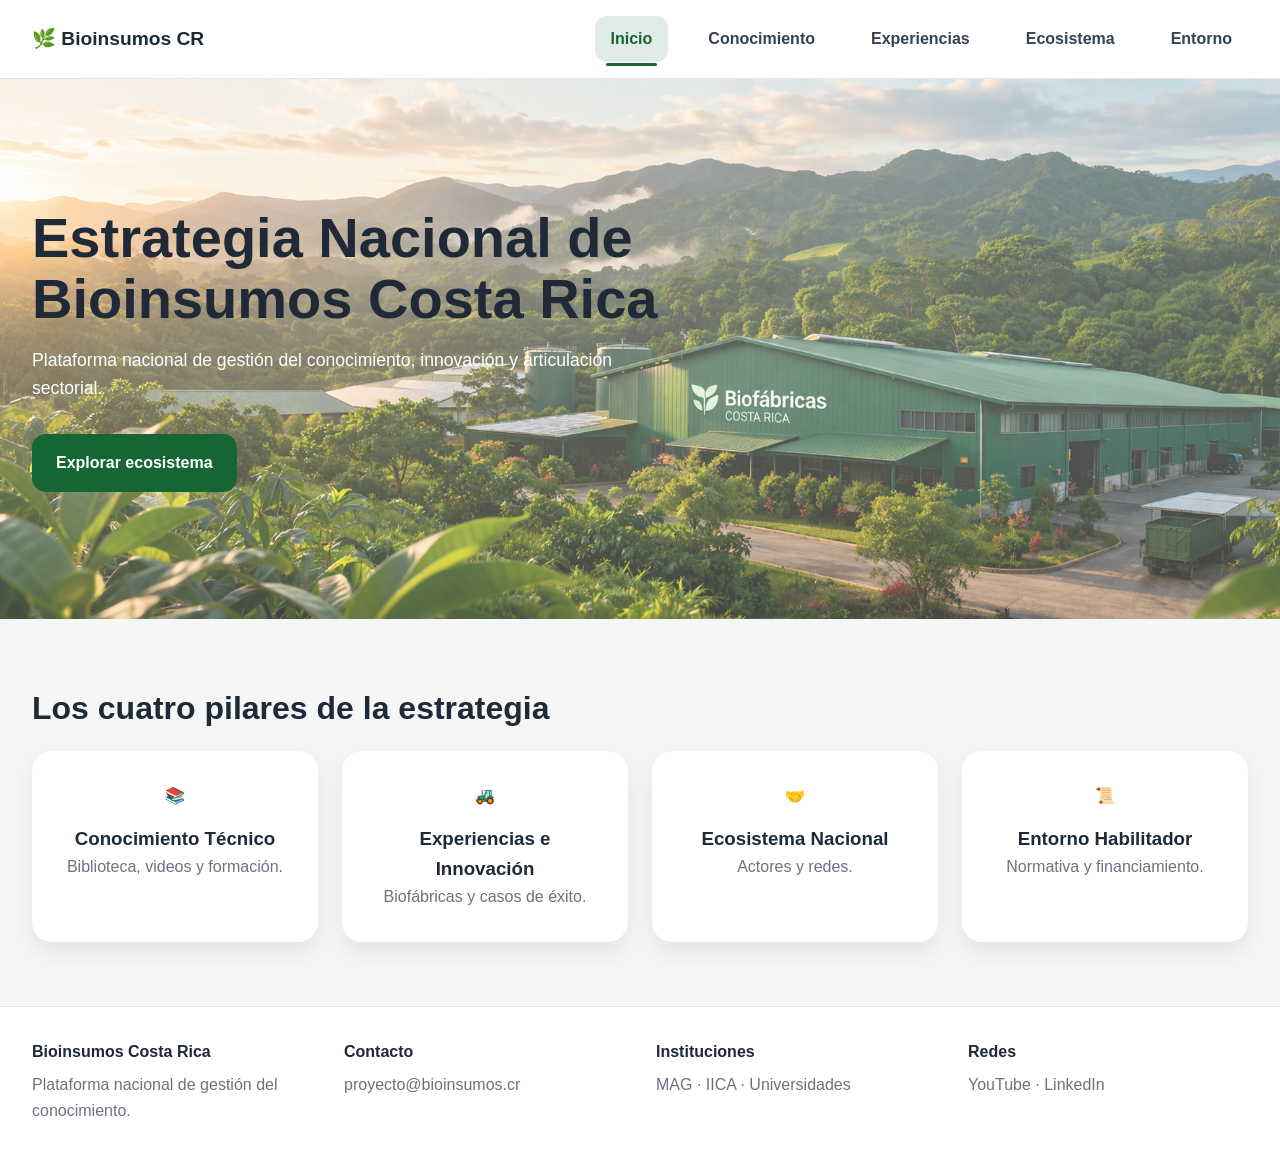
<file: index.html>
<!DOCTYPE html>
<html lang="es">
<head>
<meta charset="UTF-8">
<meta name="viewport" content="width=device-width, initial-scale=1">

<title>Bioinsumos Costa Rica</title>

<link rel="stylesheet" href="css/main.css">
<link rel="stylesheet" href="css/header-footer.css">
<link rel="stylesheet" href="css/home.css">
<script src="js/data.js"></script>
</head>

<body>

<header class="topbar">

  <div class="logo">
    🌿 Bioinsumos CR
  </div>

  <nav class="main-nav">
    <a href="index.html" class="active">Inicio</a>
    <a href="conocimiento.html">Conocimiento</a>
    <a href="experiencias.html">Experiencias</a>
    <a href="ecosistema.html">Ecosistema</a>
    <a href="entorno.html">Entorno</a>
  </nav>

</header>

<main class="page-content">

<section class="hero hero-home">

<div class="hero-overlay">

<div class="hero-content">

<h1>
Estrategia Nacional de Bioinsumos
Costa Rica
</h1>

<p>
Plataforma nacional de gestión del conocimiento,
innovación y articulación sectorial.
</p>

<a href="ecosistema.html" class="primary-btn">
Explorar ecosistema
</a>

</div>

<div id="heroStats" class="hero-stats"></div>

</div>

</section>

<section class="pillar-preview">

<h2>Los cuatro pilares de la estrategia</h2>

<div class="pillar-grid">

<a href="conocimiento.html" class="pillar-card">
📚
<h3>Conocimiento Técnico</h3>
<p>Biblioteca, videos y formación.</p>
</a>

<a href="experiencias.html" class="pillar-card">
🚜
<h3>Experiencias e Innovación</h3>
<p>Biofábricas y casos de éxito.</p>
</a>

<a href="ecosistema.html" class="pillar-card">
🤝
<h3>Ecosistema Nacional</h3>
<p>Actores y redes.</p>
</a>

<a href="entorno.html" class="pillar-card">
📜
<h3>Entorno Habilitador</h3>
<p>Normativa y financiamiento.</p>
</a>

</div>

</section>

</main>

<footer class="site-footer">

<div>
<h4>Bioinsumos Costa Rica</h4>
<p>Plataforma nacional de gestión del conocimiento.</p>
</div>

<div>
<h4>Contacto</h4>
<p>proyecto@bioinsumos.cr</p>
</div>

<div>
<h4>Instituciones</h4>
<p>MAG · IICA · Universidades</p>
</div>

<div>
<h4>Redes</h4>
<p>YouTube · LinkedIn</p>
</div>

</footer>


</body>
</html>
</file>
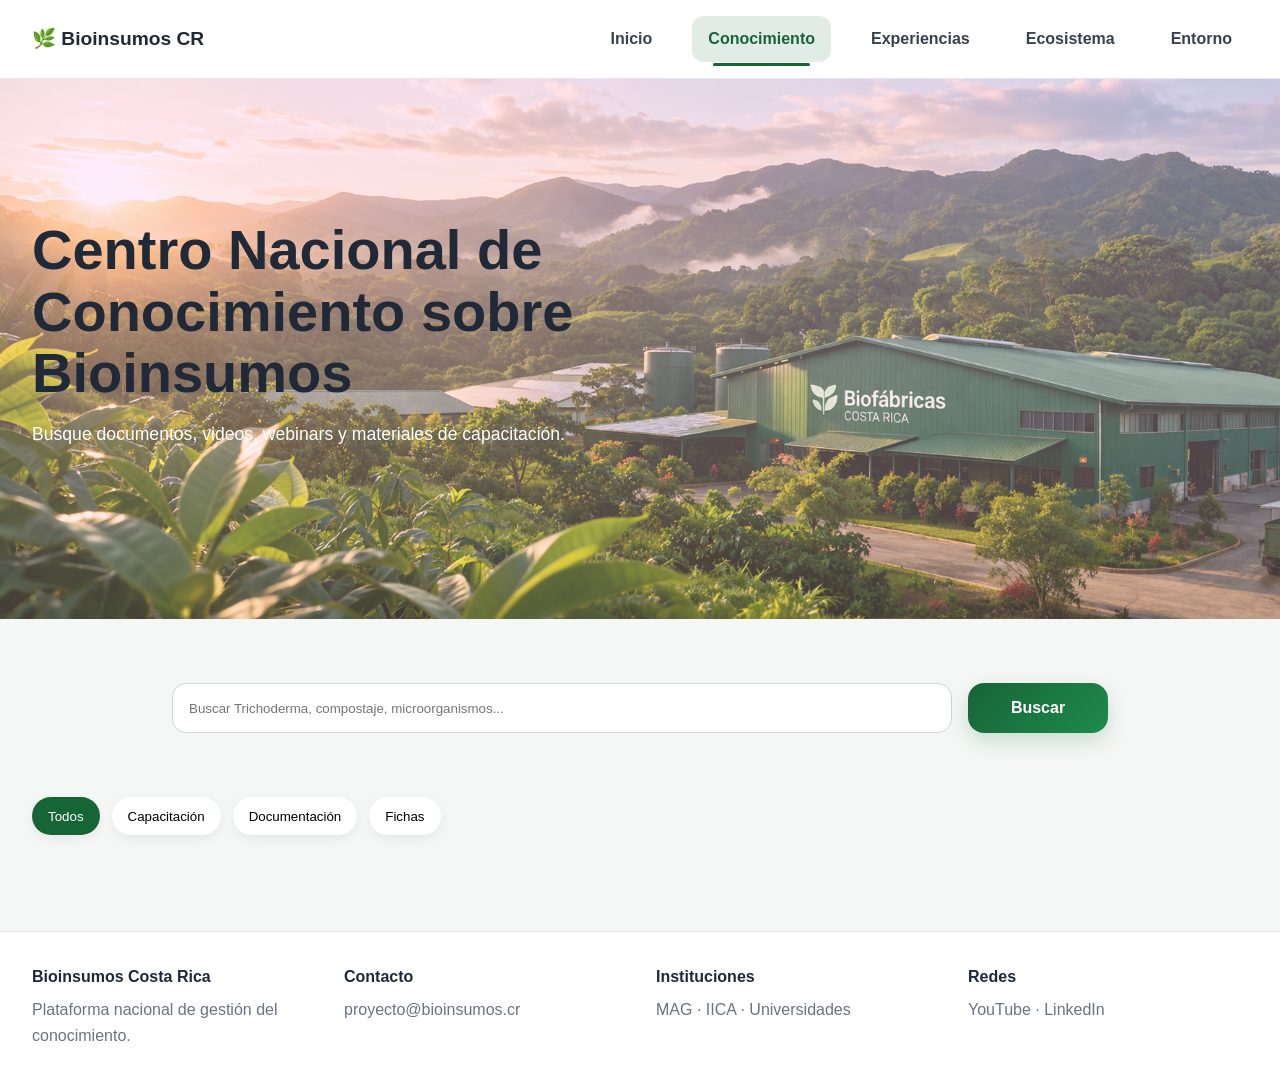
<file: conocimiento.html>
<!DOCTYPE html>
<html lang="es">
<head>
<meta charset="UTF-8">
<meta name="viewport" content="width=device-width, initial-scale=1">

<title>Bioinsumos Costa Rica</title>

<link rel="stylesheet" href="css/main.css">
<link rel="stylesheet" href="css/header-footer.css">
<link rel="stylesheet" href="css/home.css">
<link rel="stylesheet" href="css/conocimiento.css">

</head>

<body>

<header class="topbar">

  <div class="logo">
    🌿 Bioinsumos CR
  </div>

  <nav class="main-nav">
    <a href="index.html" >Inicio</a>
    <a href="conocimiento.html" class="active">Conocimiento</a>
    <a href="experiencias.html">Experiencias</a>
    <a href="ecosistema.html">Ecosistema</a>
    <a href="entorno.html">Entorno</a>
  </nav>

</header>

<main class="page-content">

    <section class="hero hero-conocimiento">

        <div class="hero-content">
        
        <h1>
        Centro Nacional de Conocimiento
        sobre Bioinsumos
        </h1>
        
        <p>
        Busque documentos, videos,
        webinars y materiales de capacitación.
        </p>
        
        </div>
        
        </section>
        
        <section class="global-search">
        
        <input
        id="resourceSearch"
        placeholder="Buscar Trichoderma, compostaje, microorganismos..."
        >
        
        <button id="resourceSearchBtn">
            Buscar
        </button>
        
        </section>
        
        <section>
        
           
            
            <div class="resource-tabs">
            
                <button
                    class="tab active"
                    data-cat="Todos">
                    Todos
                </button>
            
                <button
                    class="tab"
                    data-cat="Capacitación">
                    Capacitación
                </button>
            
                <button
                    class="tab"
                    data-cat="Documentación">
                    Documentación
                </button>
            
                <button
                    class="tab"
                    data-cat="Fichas">
                    Fichas
                </button>
            
            </div>
            
            <p id="resourceCount"></p>
            
            <div id="recursosGrid"></div>
            
            <div id="resourceModal" class="resource-modal hidden">

                <div class="modal-box">
            
                    <div class="modal-header">
            
                        <div class="modal-actions">
            
                            <button id="fullscreenBtn">⛶</button>
            
                            <button id="closeModal">✕</button>
            
                        </div>
            
                    </div>
            
                    <div id="modalContent"></div>
            
                </div>
            
            </div>
        
        </section>
</main>

<footer class="site-footer">

<div>
<h4>Bioinsumos Costa Rica</h4>
<p>Plataforma nacional de gestión del conocimiento.</p>
</div>

<div>
<h4>Contacto</h4>
<p>proyecto@bioinsumos.cr</p>
</div>

<div>
<h4>Instituciones</h4>
<p>MAG · IICA · Universidades</p>
</div>

<div>
<h4>Redes</h4>
<p>YouTube · LinkedIn</p>
</div>

</footer>

<script src="js/data.js"></script>
<script src="js/conocimiento.js"></script>
<script src="js/common.js"></script>

</body>
</html>
</file>
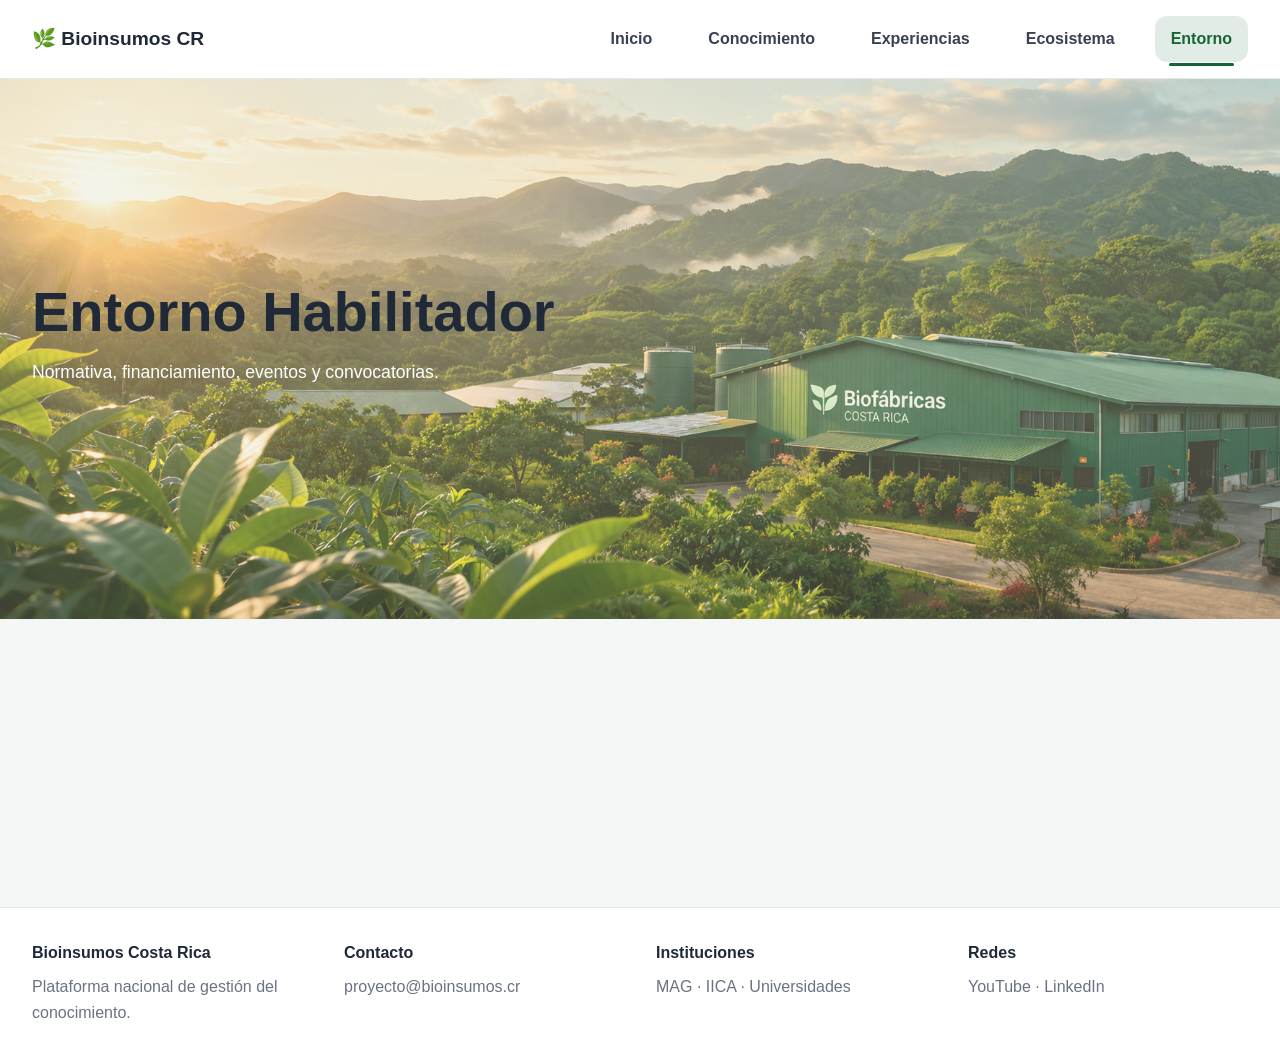
<file: entorno.html>
<!DOCTYPE html>
<html lang="es">
<head>
<meta charset="UTF-8">
<meta name="viewport" content="width=device-width, initial-scale=1">

<title>Bioinsumos Costa Rica</title>

<link rel="stylesheet" href="css/main.css">
<link rel="stylesheet" href="css/header-footer.css">
<link rel="stylesheet" href="css/home.css">
<link rel="stylesheet" href="css/entorno.css">
<script src="js/data.js"></script>
</head>

<body>

<header class="topbar">

  <div class="logo">
    🌿 Bioinsumos CR
  </div>

  <nav class="main-nav">
    <a href="index.html">Inicio</a>
    <a href="conocimiento.html">Conocimiento</a>
    <a href="experiencias.html">Experiencias</a>
    <a href="ecosistema.html">Ecosistema</a>
    <a href="entorno.html" class="active">Entorno</a>
  </nav>

</header>

<main class="page-content">
    <section class="hero hero-entorno">
        <div class="hero-content">
        <h1>
        Entorno Habilitador
        </h1>
        
        <p>
        Normativa,
        financiamiento,
        eventos y convocatorias.
        </p>
    </div>
        </section>

        <section class="kpi-section">

            <div id="heroStats"></div>
            
            </section>

            <section class="entorno-grid">

                <div id="normativasGrid"></div>
                
                <div id="financiamientoGrid"></div>
                
                <div id="eventosGrid"></div>
                
                <div id="noticiasGrid"></div>
                
                </section>
</main>

<footer class="site-footer">

<div>
<h4>Bioinsumos Costa Rica</h4>
<p>Plataforma nacional de gestión del conocimiento.</p>
</div>

<div>
<h4>Contacto</h4>
<p>proyecto@bioinsumos.cr</p>
</div>

<div>
<h4>Instituciones</h4>
<p>MAG · IICA · Universidades</p>
</div>

<div>
<h4>Redes</h4>
<p>YouTube · LinkedIn</p>
</div>

</footer>


</body>
</html>
</file>
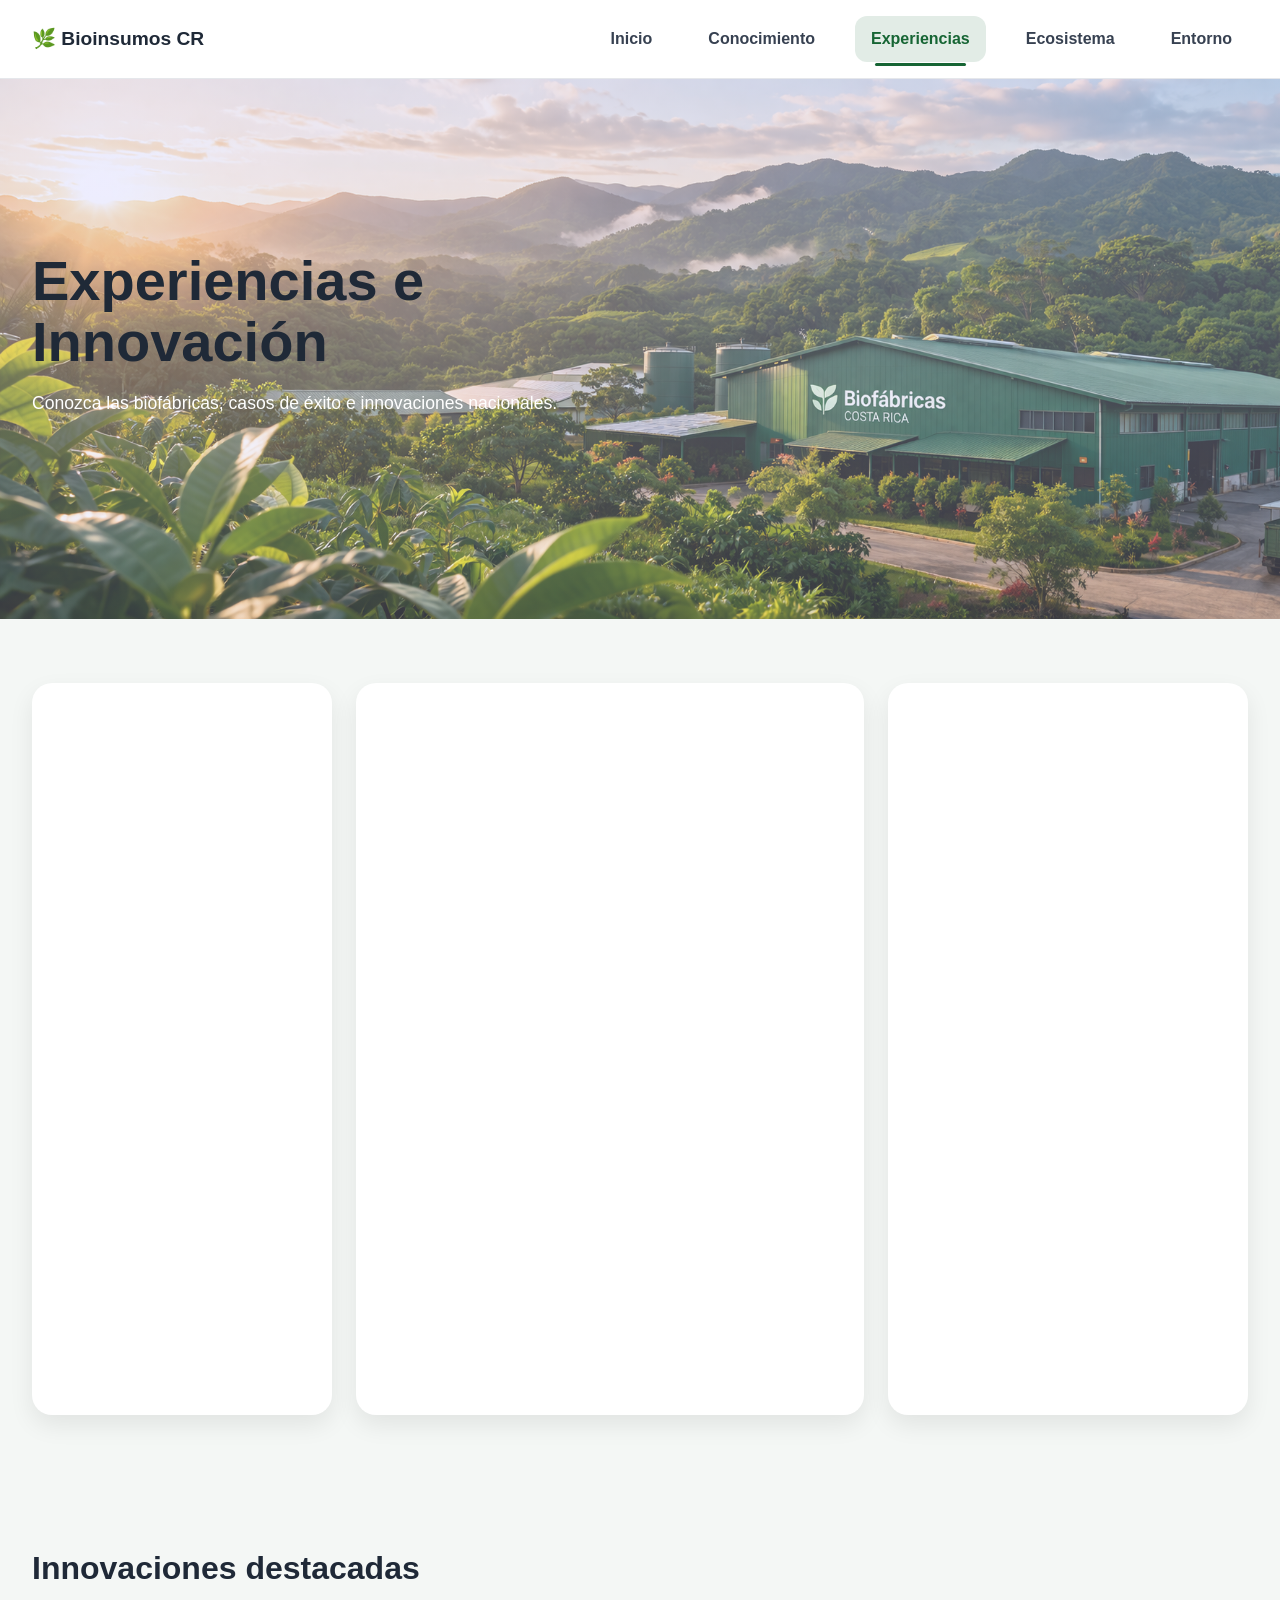
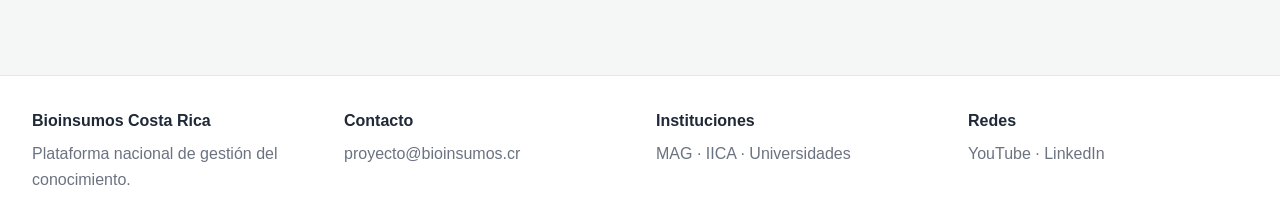
<file: experiencias.html>
<!DOCTYPE html>
<html lang="es">
<head>
<meta charset="UTF-8">
<meta name="viewport" content="width=device-width, initial-scale=1">

<title>Bioinsumos Costa Rica</title>

<link rel="stylesheet" href="css/main.css">
<link rel="stylesheet" href="css/header-footer.css">
<link rel="stylesheet" href="css/home.css">
<link rel="stylesheet" href="css/experiencias.css">
<script src="js/data.js"></script>
</head>

<body>

<header class="topbar">

  <div class="logo">
    🌿 Bioinsumos CR
  </div>

  <nav class="main-nav">
    <a href="index.html">Inicio</a>
    <a href="conocimiento.html">Conocimiento</a>
    <a href="experiencias.html" class="active">Experiencias</a>
    <a href="ecosistema.html">Ecosistema</a>
    <a href="entorno.html">Entorno</a>
  </nav>

</header>

<main class="page-content">
    <section class="hero hero-experiencias">

        <div class="hero-content">
        
        <h1>
        Experiencias e Innovación
        </h1>
        
        <p>
        Conozca las biofábricas,
        casos de éxito e innovaciones nacionales.
        </p>
        
        </div>
        
        </section>
        
        <section class="dashboard-map">
        
        <aside class="filter-panel">
        
        <!-- filtros actuales -->
        
        </aside>
        
        <div class="map-container">
        
        <div id="map"></div>
        
        </div>
        
        <aside id="infoPanel" class="bio-card"></aside>
        
        </section>

        <section class="innovation-grid">

            <h2>Innovaciones destacadas</h2>
            
            <div id="innovationCards"></div>
            
            </section>
</main>

<footer class="site-footer">

<div>
<h4>Bioinsumos Costa Rica</h4>
<p>Plataforma nacional de gestión del conocimiento.</p>
</div>

<div>
<h4>Contacto</h4>
<p>proyecto@bioinsumos.cr</p>
</div>

<div>
<h4>Instituciones</h4>
<p>MAG · IICA · Universidades</p>
</div>

<div>
<h4>Redes</h4>
<p>YouTube · LinkedIn</p>
</div>

</footer>


</body>
</html>
</file>
<file: css/main.css>
/* ==========================
   RESET
========================== */

*{
  margin:0;
  padding:0;
  box-sizing:border-box;
}

html{
  scroll-behavior:smooth;
}

body{
  font-family:Inter,Arial,sans-serif;
  background:#f4f7f5;
  color:#1f2937;
  line-height:1.6;
}

/* ==========================
   MENÚ ACTIVO
========================== */

.main-nav a{
  position:relative;
  text-decoration:none;
  color:#374151;
  font-weight:500;
  padding:.65rem 1rem;
  border-radius:12px;
  transition:.25s ease;
}

.main-nav a:hover{
  color:#166534;
  background:rgba(22,101,52,.08);
}

/* Página actual */
.main-nav a.active{
  color:#166534;
  background:rgba(22,101,52,.12);
  font-weight:700;
}

/* Línea inferior */
.main-nav a.active::after{
  content:"";
  position:absolute;
  left:15%;
  bottom:-4px;
  width:70%;
  height:3px;
  border-radius:999px;
  background:#166534;
}

/* ==========================
 VARIABLES
========================== */

:root{

  --primary:#166534;
  --primary-light:#22c55e;

  --bg:#f4f7f5;
  --card:#ffffff;

  --text:#1f2937;
  --muted:#6b7280;

  --border:#e5e7eb;

  --shadow:
      0 10px 30px rgba(0,0,0,.08);

  --radius:20px;
}

/* ==========================
 LAYOUT GENERAL
========================== */

.page-content{
  min-height:calc(100vh - 220px);
}

.container{
  width:min(1400px,95%);
  margin:auto;
}

/* ==========================
 TITULOS
========================== */

section{
  padding:4rem 2rem;
}

section h2{
  font-size:2rem;
  margin-bottom:1rem;
}

section p{
  color:var(--muted);
}

/* ==========================
 BOTONES
========================== */

.primary-btn{
  display:inline-flex;
  align-items:center;
  justify-content:center;

  background:var(--primary);
  color:white;

  border:none;

  padding:1rem 1.5rem;

  border-radius:14px;

  text-decoration:none;

  font-weight:600;

  cursor:pointer;

  transition:.25s;
}

.primary-btn:hover{
  transform:translateY(-2px);
}

.secondary-btn{
  display:inline-flex;
  align-items:center;
  justify-content:center;

  background:white;

  border:1px solid var(--border);

  padding:1rem 1.5rem;

  border-radius:14px;

  text-decoration:none;

  color:var(--text);

  font-weight:600;
}

/* ==========================
 TARJETAS
========================== */

.card{
  background:white;

  border-radius:20px;

  box-shadow:var(--shadow);

  padding:1.5rem;
}

/* ==========================
 HERO BASE
========================== */

.hero{
  min-height:60vh;

  display:flex;
  align-items:center;

  position:relative;

  overflow:hidden;

  padding:4rem 2rem;
}

.hero-overlay{
  width:min(1400px,100%);
  margin:auto;
}

.hero-content{
  max-width:700px;
  
}

.hero-content h1{
  font-size:3.5rem;
  line-height:1.1;
  margin-bottom:1rem;
}

.hero-content p{
  font-size:1.1rem;
  max-width:650px;
  margin-bottom:2rem;
  color:#ffffff
}

/* ==========================
 GRID GENERAL
========================== */

.grid{
  display:grid;
  gap:1.5rem;
}

/* ==========================
 RESPONSIVE
========================== */

@media(max-width:768px){

  .hero-content h1{
      font-size:2.2rem;
  }

  section{
      padding:3rem 1rem;
  }

}
</file>
<file: css/header-footer.css>
/* ==========================
   HEADER
========================== */

.topbar{

    position:sticky;
    top:0;

    z-index:2000;

    background:
        rgba(255,255,255,.95);

    backdrop-filter:blur(12px);

    display:flex;
    justify-content:space-between;
    align-items:center;

    padding:1rem 2rem;

    border-bottom:
        1px solid #e5e7eb;
}

.logo{
    font-size:1.2rem;
    font-weight:700;
}

.main-nav{
    display:flex;
    gap:1.5rem;
}

.main-nav a{

    text-decoration:none;

    color:#374151;

    font-weight:600;

    transition:.25s;
}

.main-nav a:hover{
    color:#166534;
}

/* ==========================
   FOOTER
========================== */

.site-footer{

    background:white;

    border-top:
        1px solid #e5e7eb;

    display:grid;

    grid-template-columns:
        repeat(4,1fr);

    gap:2rem;

    padding:2rem;
}

.site-footer h4{
    margin-bottom:.5rem;
}

.site-footer p{
    color:#6b7280;
}

@media(max-width:768px){

    .topbar{
        flex-direction:column;
        gap:1rem;
    }

    .main-nav{
        flex-wrap:wrap;
        justify-content:center;
    }

    .site-footer{
        grid-template-columns:1fr;
    }

}
</file>
<file: css/home.css>
/* ==========================
   HERO HOME
========================== */

.hero-home{

    background-image:
        linear-gradient(
            rgba(255,255,255,.45),
            rgba(255,255,255,.25)
        ),
        url("../assets/images/hero.png");

    background-size:cover;
    background-position:center;
}

.hero-home .hero-overlay{

    display:grid;

    grid-template-columns:
        1.4fr 1fr;

    gap:2rem;

    align-items:center;
}

/* ==========================
   KPIs
========================== */

.hero-stats{

    display:grid;

    grid-template-columns:
        repeat(2,1fr);

    gap:1rem;
}

.stat{

    background:
        rgba(255,255,255,.75);

    backdrop-filter:blur(10px);

    border-radius:20px;

    padding:1.5rem;

    box-shadow:0 10px 25px rgba(0,0,0,.08);
}

.stat strong{

    display:block;

    font-size:2rem;

    color:#166534;
}

.stat span{
    color:#6b7280;
}

/* ==========================
   PILARES
========================== */

.pillar-preview{

    max-width:1400px;

    margin:auto;
}

.pillar-grid{

    display:grid;

    grid-template-columns:
        repeat(4,1fr);

    gap:1.5rem;
}

.pillar-card{

    text-decoration:none;

    color:inherit;

    background:white;

    border-radius:20px;

    padding:2rem;

    text-align:center;

    box-shadow:
        0 10px 25px rgba(0,0,0,.08);

    transition:.25s;
}

.pillar-card:hover{
    transform:translateY(-5px);
}

.pillar-card h3{
    margin-top:1rem;
}

@media(max-width:900px){

    .hero-home .hero-overlay{
        grid-template-columns:1fr;
    }

    .pillar-grid{
        grid-template-columns:1fr 1fr;
    }
}

@media(max-width:768px){

    .pillar-grid{
        grid-template-columns:1fr;
    }

    .hero-stats{
        grid-template-columns:1fr;
    }
}
</file>
<file: css/conocimiento.css>
.hero-conocimiento{

    background:
        linear-gradient(
            rgba(255,215,255,.45),
            rgba(255,215,215,.25)
        ),
        url("../assets/images/hero.png");

    background-size:cover;
}

.global-search{

    max-width:1000px;

    margin:auto;

    display:flex;

    gap:1rem;
    padding-bottom: 0px;
}

.global-search input{

    flex:1;

    padding:1rem;

    border-radius:14px;

    border:1px solid #d1d5db;
}

.resource-tabs{

    display:flex;

    gap:.75rem;

    flex-wrap:wrap;

    
}

.tab{

    border:none;

    background:white;

    padding:.7rem 1rem;

    border-radius:999px;

    box-shadow:0 4px 12px rgba(0,0,0,.06);

    cursor:pointer;
}

.tab.active{
    background:#166534;
    color:white;
}

#recursosGrid{

    display:grid;

    grid-template-columns:
        repeat(auto-fit,minmax(320px,1fr));

    gap:1.5rem;

    margin-top:2rem;
}

/* ==========================
   BOTÓN BUSCAR RECURSOS
========================== */

#resourceSearchBtn{
    display:flex;
    align-items:center;
    justify-content:center;
    gap:.5rem;

    padding:1rem 1.5rem;
    min-width:140px;

    border:none;
    border-radius:16px;

    background:linear-gradient(
        135deg,
        #166534,
        #1f8a4d
    );

    color:white;
    font-size:1rem;
    font-weight:600;

    cursor:pointer;

    box-shadow:
        0 8px 20px rgba(22,101,52,.18);

    transition:
        transform .25s ease,
        box-shadow .25s ease,
        filter .25s ease;
}

#resourceSearchBtn:hover{
    transform:translateY(-2px);

    box-shadow:
        0 12px 28px rgba(22,101,52,.28);

    filter:brightness(1.05);
}

#resourceSearchBtn:active{
    transform:translateY(0);

    box-shadow:
        0 4px 12px rgba(22,101,52,.18);
}

#resourceSearchBtn:focus{
    outline:none;

    box-shadow:
        0 0 0 4px rgba(22,101,52,.15),
        0 8px 20px rgba(22,101,52,.18);
}

#resourceSearchBtn:disabled{
    opacity:.6;
    cursor:not-allowed;
    transform:none;
}

.resources-grid{
    display:grid;
    grid-template-columns:
    repeat(auto-fit,minmax(340px,1fr));

    gap:1.5rem;
}

/* ==========================
   TARJETAS
========================== */

.resource-card{
    background:white;
    border-radius:20px;
    overflow:hidden;

    box-shadow:
    0 10px 30px rgba(0,0,0,.08);

    transition:.3s;
}

.resource-card:hover{
    transform:translateY(-4px);
}

/* ==========================
   IMAGEN PREVIEW
========================== */

.resource-preview{
    width:100%;
    height:220px;
    object-fit:cover;
}

/* ==========================
   CONTENIDO
========================== */

.resource-content{
    padding:1.25rem;
}

.resource-content h3{
    margin-bottom:.5rem;
    font-size:1.1rem;
}

.resource-content p{
    color:#6b7280;
    margin-bottom:1rem;
}

/* ==========================
   CATEGORÍA
========================== */

.resource-category{
    display:inline-flex;

    padding:.4rem .8rem;

    background:#ecfdf5;

    color:#166534;

    border-radius:999px;

    font-size:.8rem;

    font-weight:600;
}

/* ==========================
   BOTÓN
========================== */

.resource-btn{
    display:block;

    width:100%;

    border:none;

    border-radius:12px;

    padding:.9rem;

    background:#166534;

    color:white;

    font-weight:600;

    cursor:pointer;

    text-align:center;

    text-decoration:none;
}
.resource-modal{
    position:fixed;

    inset:0;

    background:rgba(0,0,0,.8);

    display:flex;

    justify-content:center;

    align-items:center;

    z-index:99999;

    padding:1rem;
}
.hidden{
    display:none !important;
}
.modal-box{
    width:min(96vw,1400px);

    height:min(92vh,900px);

    background:white;

    border-radius:24px;

    overflow:hidden;

    display:flex;

    flex-direction:column;

    box-shadow:
    0 20px 60px rgba(0,0,0,.35);
}
.modal-header{
    height:60px;

    display:flex;

    justify-content:flex-end;

    align-items:center;

    padding:0 1rem;

    border-bottom:1px solid #e5e7eb;
}
.modal-actions{
    display:flex;
    gap:.5rem;
}

.modal-actions button{
    width:42px;
    height:42px;

    border:none;

    border-radius:12px;

    cursor:pointer;

    background:white;

    box-shadow:
    0 4px 12px rgba(0,0,0,.12);
}
#modalContent{
    flex:1;
    overflow:hidden;
}
#modalContent iframe{
    width:100%;
    height:100%;
    border:none;
}
</file>
<file: css/entorno.css>
.hero-entorno{

    background:
        linear-gradient(
            rgba(230,230,200,.45),
            rgba(230,230,200,.25)
        ),
        url("../assets/images/hero.png");

    background-size:cover;
}

.kpi-section{
    max-width:1400px;
    margin:auto;
}

.entorno-grid{

    display:grid;

    grid-template-columns:
        repeat(2,1fr);

    gap:2rem;

    max-width:1400px;

    margin:auto;
}

.entorno-card{

    background:white;

    border-radius:20px;

    padding:1.5rem;

    box-shadow:
        0 10px 25px rgba(0,0,0,.08);
}

@media(max-width:768px){

    .entorno-grid{
        grid-template-columns:1fr;
    }

}
</file>
<file: css/experiencias.css>
.hero-experiencias{

    background:
        linear-gradient(
            rgba(215,215,255,.45),
            rgba(215,215,255,.25)
        ),
        url("../assets/images/hero.png");

    background-size:cover;
}

.dashboard-map{

    display:grid;

    grid-template-columns:
        300px 1fr 360px;

    gap:1.5rem;
}

.filter-panel,
.bio-card,
.map-container{

    background:white;

    border-radius:20px;

    box-shadow:
        0 10px 25px rgba(0,0,0,.08);

}
.filter-panel{
    padding:1.5rem;
}

.map-container{
    padding:1rem;
}

#map{
    height:700px;
    border-radius:20px;
}

.bio-card{
    overflow:hidden;
}

.innovation-grid{

    max-width:1400px;
    margin:auto;
}

#innovationCards{

    display:grid;

    grid-template-columns:
        repeat(auto-fit,minmax(300px,1fr));

    gap:1.5rem;
}

@media(max-width:1200px){

    .dashboard-map{
        grid-template-columns:1fr;
    }
}
</file>
